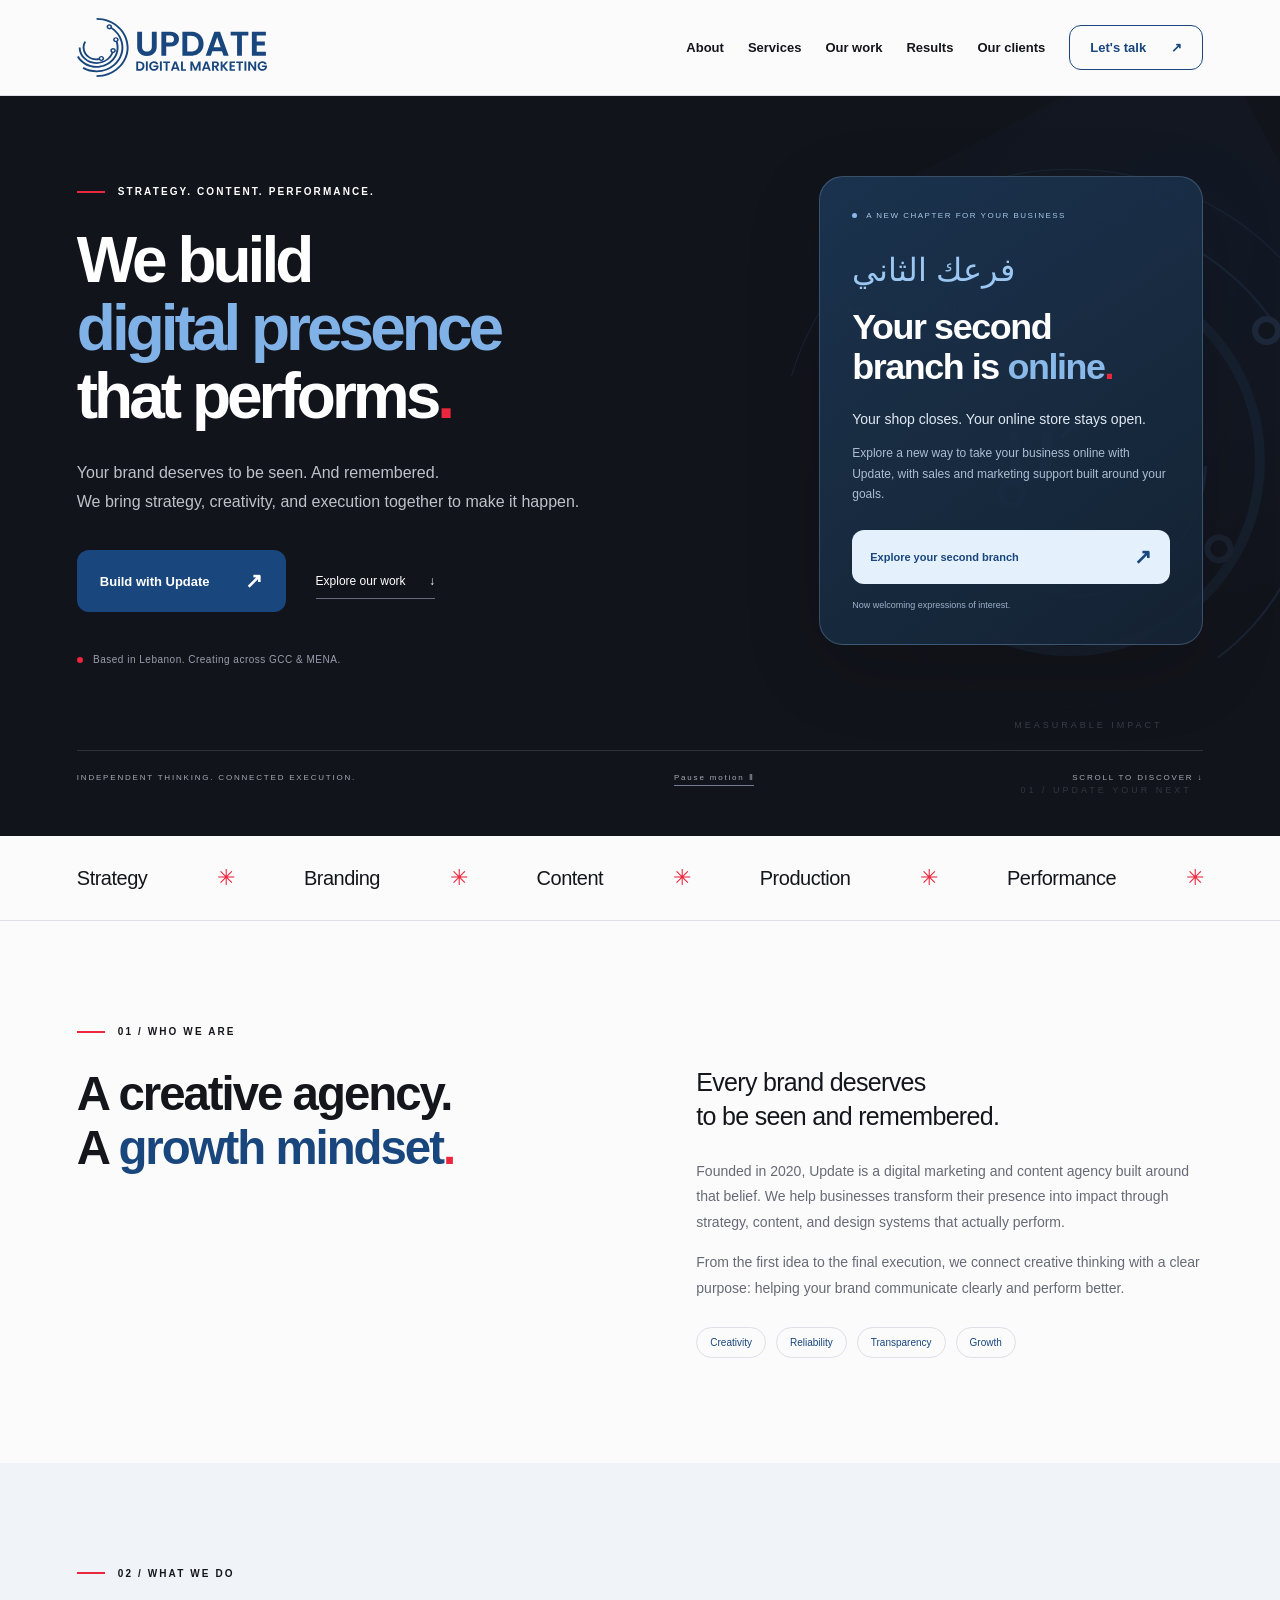
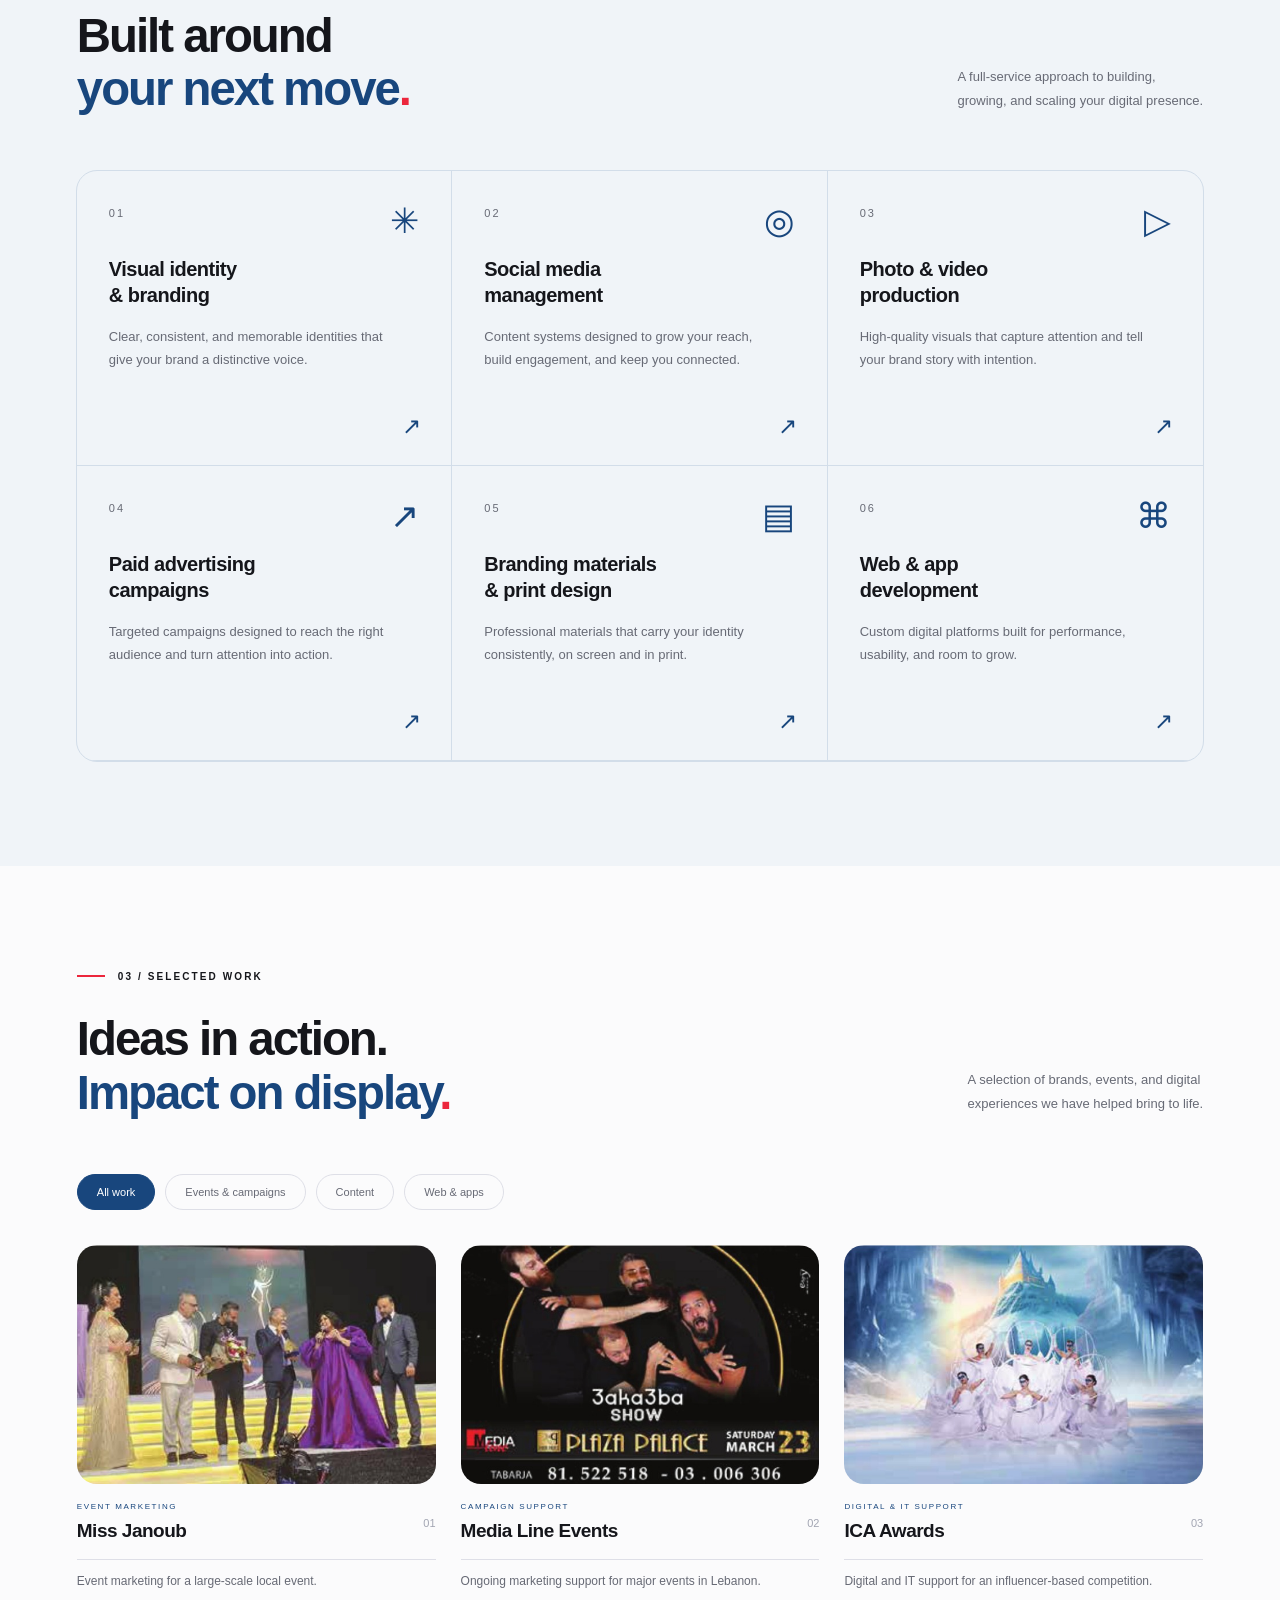
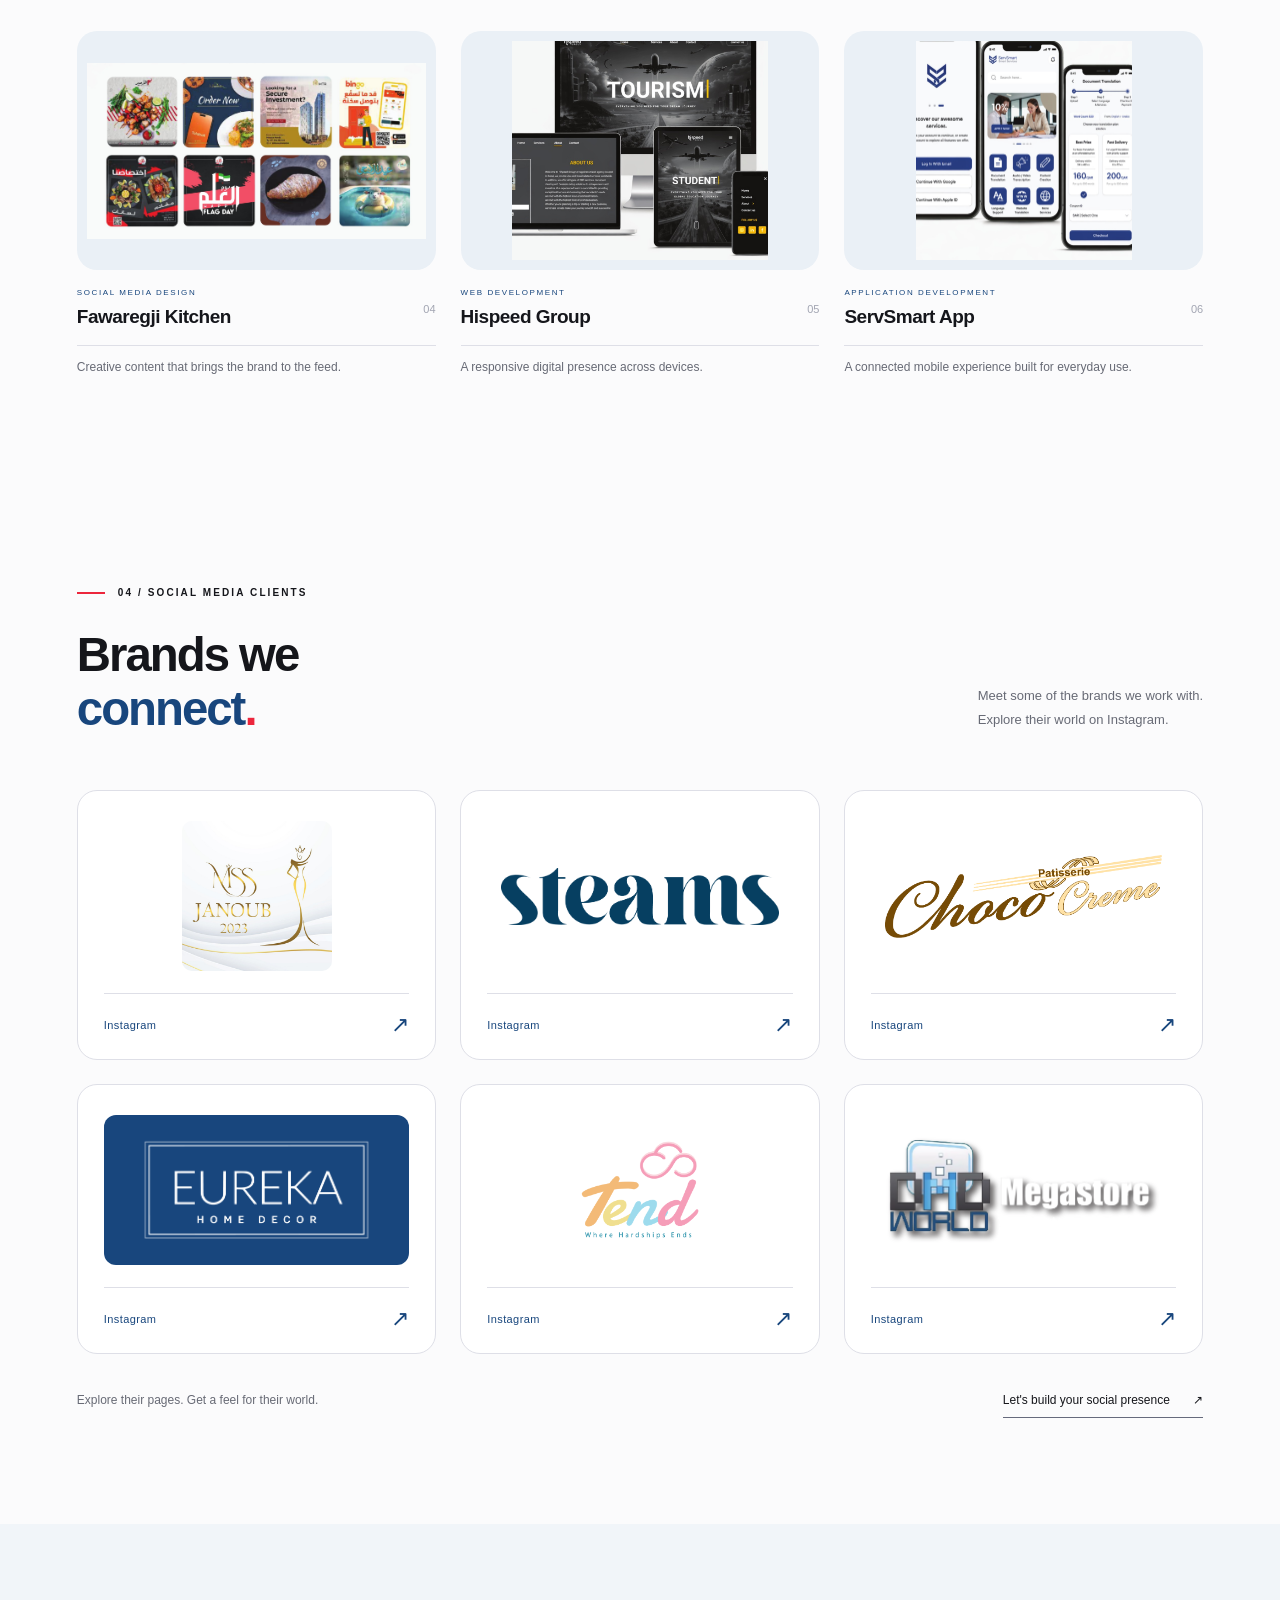
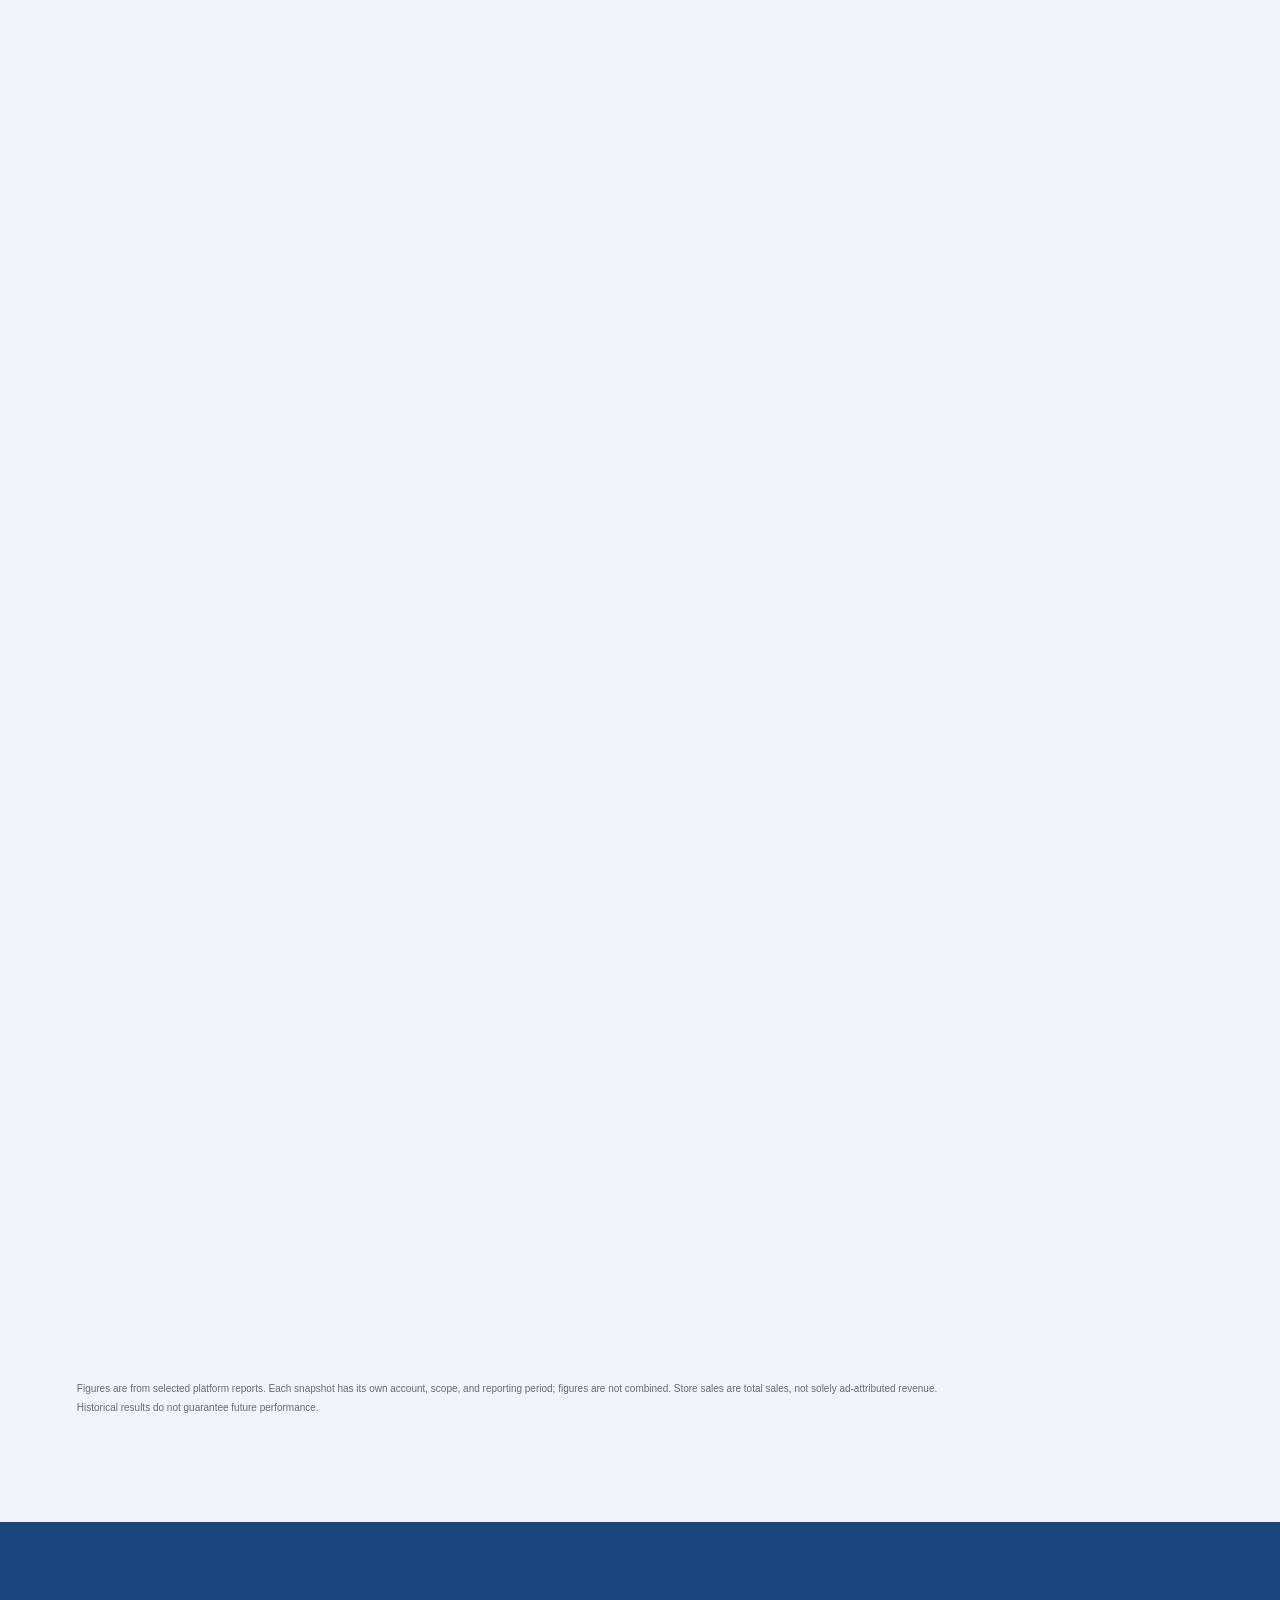
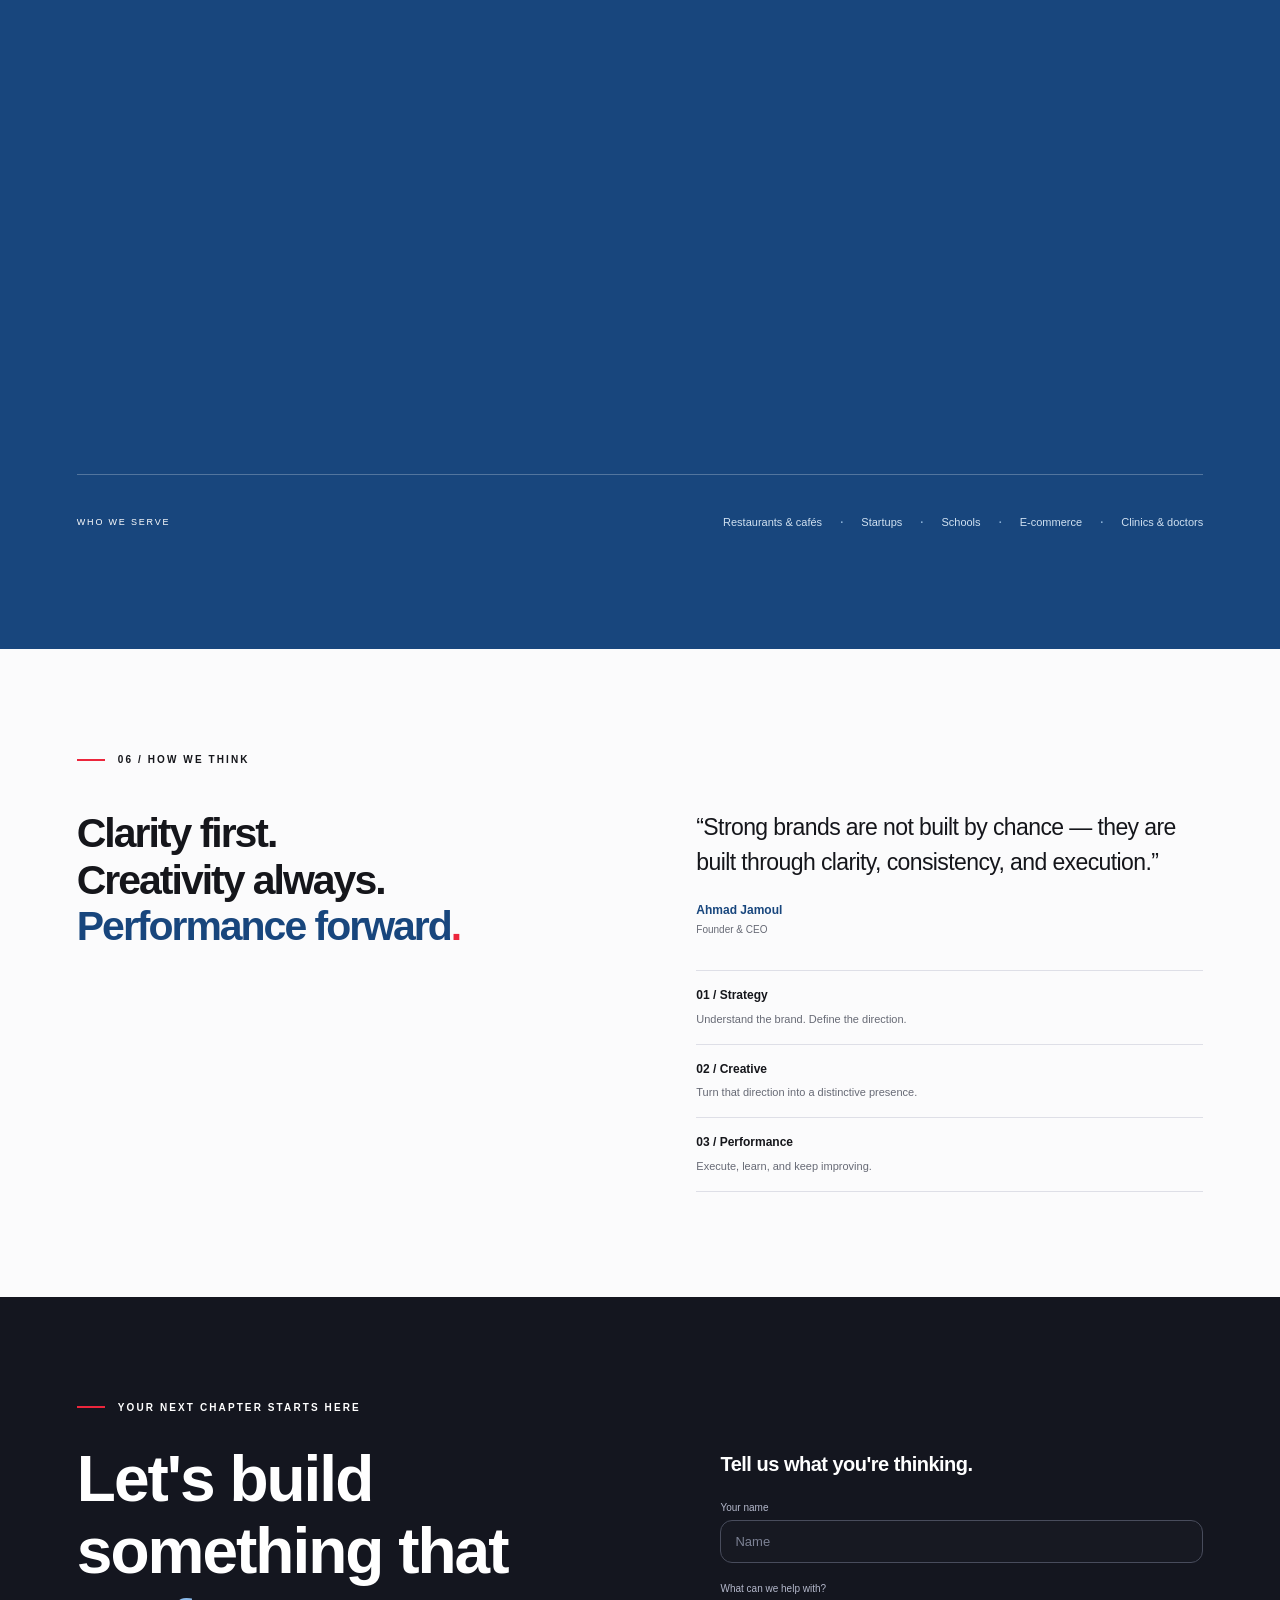
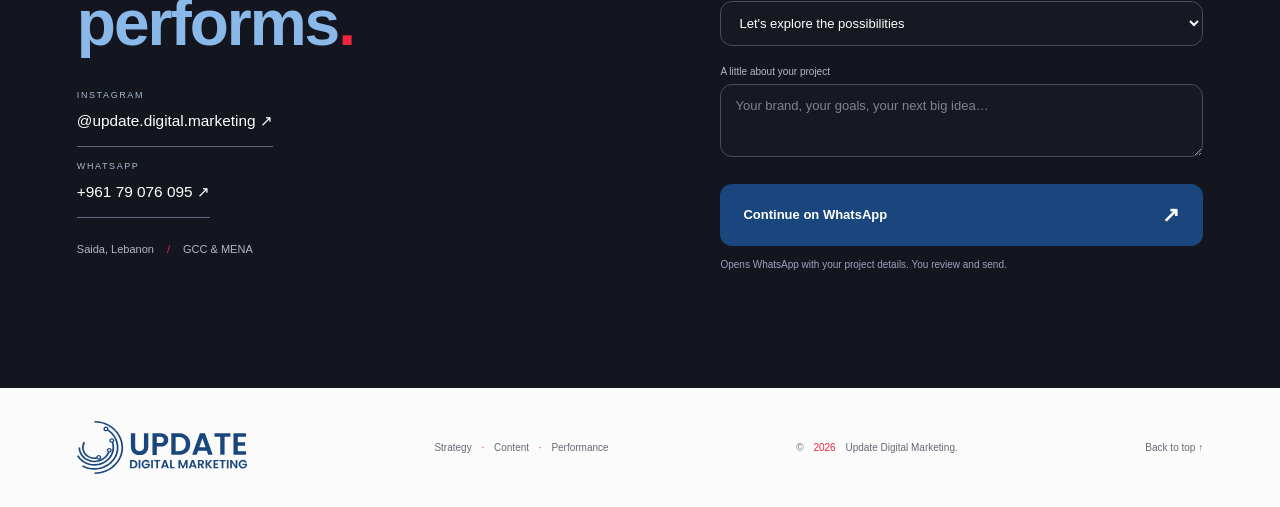
<file: index.html>
<!DOCTYPE html>
<html lang="en">
<head><meta charset="UTF-8"><meta name="viewport" content="width=device-width,initial-scale=1"><meta name="theme-color" content="#18467d"><title>Update Digital Marketing | Built to Perform</title><meta name="description" content="Update is a digital marketing and content agency in Saida, Lebanon. Branding, social media, production, advertising, websites and apps for brands across GCC & MENA."><link rel="icon" href="assets/logo.svg"><link rel="stylesheet" href="styles.css"><script src="script.js" defer></script></head>
<body>
<a class="skip" href="#main">Skip to content</a>
<header><a class="brand" href="#" aria-label="Update Digital Marketing home"><img src="assets/logo.svg" width="554" height="173" alt="Update Digital Marketing"></a><button class="menu-toggle" aria-expanded="false" aria-controls="navigation">Menu <span>☰</span></button><nav id="navigation" aria-label="Main navigation"><a href="#about">About</a><a href="#services">Services</a><a href="#work">Our work</a><a href="#results">Results</a><a href="#social-clients">Our clients</a><a class="nav-cta" href="#contact">Let's talk <span>↗</span></a></nav></header>
<main id="main">
<section class="hero hero-with-offer" aria-labelledby="hero-title"><div class="hero-copy"><p class="eyebrow"><span class="red-line"></span> STRATEGY. CONTENT. PERFORMANCE.</p><h1 id="hero-title">We build<br><em>digital presence</em><br>that performs<span class="dot">.</span></h1><p class="intro">Your brand deserves to be seen. And remembered.<br>We bring strategy, creativity, and execution together to make it happen.</p><div class="hero-actions"><a class="button" href="#contact">Build with Update <span>↗</span></a><a class="text-link" href="#work">Explore our work <span>↓</span></a></div><p class="location"><span></span> Based in Lebanon. Creating across GCC & MENA.</p></div><aside class="branch-offer" aria-labelledby="branch-title"><span class="offer-kicker"><span></span> A NEW CHAPTER FOR YOUR BUSINESS</span><p class="offer-arabic" lang="ar" dir="rtl">فرعك الثاني</p><h2 id="branch-title">Your second<br>branch is <em>online</em><span class="dot">.</span></h2><p>Your shop closes. Your online store stays open.</p><p class="offer-detail">Explore a new way to take your business online with Update, with sales and marketing support built around your goals.</p><a class="button" href="your-second-branch.html">Explore your second branch <span>↗</span></a><span class="offer-footnote">Now welcoming expressions of interest.</span></aside><div class="hero-art" aria-hidden="true"><div class="orbit o1"></div><div class="orbit o2"></div><div class="orbit o3"></div><div class="orbit o4"></div><div class="orbit o5"></div><div class="orbit-core">U<span>↗</span></div><span class="art-label label-top">CREATIVE THINKING</span><span class="art-label label-bottom">MEASURABLE IMPACT</span><div class="art-index">01 / UPDATE YOUR NEXT</div></div><div class="hero-bottom"><span>INDEPENDENT THINKING. CONNECTED EXECUTION.</span><button class="motion-toggle" type="button" aria-pressed="false" hidden>Pause motion Ⅱ</button><a href="#about">SCROLL TO DISCOVER ↓</a></div></section>
<div class="disciplines" aria-label="Our disciplines"><span>Strategy</span><b>✳</b><span>Branding</span><b>✳</b><span>Content</span><b>✳</b><span>Production</span><b>✳</b><span>Performance</span><b>✳</b></div>
<section class="section about" id="about"><div><p class="eyebrow"><span class="red-line"></span> 01 / WHO WE ARE</p><h2>A creative agency.<br>A <em>growth mindset</em><span class="dot">.</span></h2></div><div class="about-copy"><p class="large">Every brand deserves<br>to be seen and remembered.</p><p>Founded in 2020, Update is a digital marketing and content agency built around that belief. We help businesses transform their presence into impact through strategy, content, and design systems that actually perform.</p><p>From the first idea to the final execution, we connect creative thinking with a clear purpose: helping your brand communicate clearly and perform better.</p><div class="values"><span>Creativity</span><span>Reliability</span><span>Transparency</span><span>Growth</span></div></div></section>
<section class="section services" id="services"><div class="section-heading"><div><p class="eyebrow"><span class="red-line"></span> 02 / WHAT WE DO</p><h2>Built around<br><em>your next move</em><span class="dot">.</span></h2></div><p>A full-service approach to building,<br>growing, and scaling your digital presence.</p></div><div class="service-grid">
<article><span class="service-no">01</span><span class="service-icon">✳</span><h3>Visual identity<br>& branding</h3><p>Clear, consistent, and memorable identities that give your brand a distinctive voice.</p><a href="#contact" aria-label="Discuss visual identity and branding">↗</a></article>
<article><span class="service-no">02</span><span class="service-icon">◎</span><h3>Social media<br>management</h3><p>Content systems designed to grow your reach, build engagement, and keep you connected.</p><a href="#contact" aria-label="Discuss social media management">↗</a></article>
<article><span class="service-no">03</span><span class="service-icon">▷</span><h3>Photo & video<br>production</h3><p>High-quality visuals that capture attention and tell your brand story with intention.</p><a href="#contact" aria-label="Discuss photo and video production">↗</a></article>
<article><span class="service-no">04</span><span class="service-icon">↗</span><h3>Paid advertising<br>campaigns</h3><p>Targeted campaigns designed to reach the right audience and turn attention into action.</p><a href="#contact" aria-label="Discuss paid advertising campaigns">↗</a></article>
<article><span class="service-no">05</span><span class="service-icon">▤</span><h3>Branding materials<br>& print design</h3><p>Professional materials that carry your identity consistently, on screen and in print.</p><a href="#contact" aria-label="Discuss branding materials and print design">↗</a></article>
<article><span class="service-no">06</span><span class="service-icon">⌘</span><h3>Web & app<br>development</h3><p>Custom digital platforms built for performance, usability, and room to grow.</p><a href="#contact" aria-label="Discuss web and app development">↗</a></article>
</div></section>
<section class="work section" id="work"><div class="section-heading"><div><p class="eyebrow"><span class="red-line"></span> 03 / SELECTED WORK</p><h2>Ideas in action.<br><em>Impact on display</em><span class="dot">.</span></h2></div><p>A selection of brands, events, and digital<br>experiences we have helped bring to life.</p></div><div class="filters" role="group" aria-label="Filter projects"><button class="active" data-filter="all" aria-pressed="true">All work</button><button data-filter="events" aria-pressed="false">Events & campaigns</button><button data-filter="content" aria-pressed="false">Content</button><button data-filter="digital" aria-pressed="false">Web & apps</button></div><p id="filter-status" class="sr-only" aria-live="polite"></p><div class="project-grid">
<article class="project" data-category="events"><div class="project-image"><img src="assets/miss-janoub.jpg" alt="Miss Janoub awards ceremony on stage" loading="lazy"></div><div class="project-meta"><div><p>EVENT MARKETING</p><h3>Miss Janoub</h3></div><span>01</span></div><p>Event marketing for a large-scale local event.</p></article>
<article class="project" data-category="events"><div class="project-image"><img src="assets/media-line.jpg" alt="Media Line Events show campaign artwork" loading="lazy"></div><div class="project-meta"><div><p>CAMPAIGN SUPPORT</p><h3>Media Line Events</h3></div><span>02</span></div><p>Ongoing marketing support for major events in Lebanon.</p></article>
<article class="project" data-category="events"><div class="project-image"><img src="assets/ica-awards.jpg" alt="ICA Awards theatrical production artwork" loading="lazy"></div><div class="project-meta"><div><p>DIGITAL & IT SUPPORT</p><h3>ICA Awards</h3></div><span>03</span></div><p>Digital and IT support for an influencer-based competition.</p></article>
<article class="project" data-category="content"><div class="project-image contain"><img src="assets/social-media.jpg" alt="Fawaregji Kitchen food and social media campaign designs" loading="lazy"></div><div class="project-meta"><div><p>SOCIAL MEDIA DESIGN</p><h3>Fawaregji Kitchen</h3></div><span>04</span></div><p>Creative content that brings the brand to the feed.</p></article>
<article class="project" data-category="digital"><div class="project-image contain"><img src="assets/web-development.jpg" alt="Hispeed Group responsive website shown across desktop and mobile screens" loading="lazy"></div><div class="project-meta"><div><p>WEB DEVELOPMENT</p><h3>Hispeed Group</h3></div><span>05</span></div><p>A responsive digital presence across devices.</p></article>
<article class="project" data-category="digital"><div class="project-image contain"><img src="assets/app-development.jpg" alt="ServSmart application interface on mobile phones" loading="lazy"></div><div class="project-meta"><div><p>APPLICATION DEVELOPMENT</p><h3>ServSmart App</h3></div><span>06</span></div><p>A connected mobile experience built for everyday use.</p></article>
</div></section>
<section class="section social-clients" id="social-clients" aria-labelledby="social-title"><div class="section-heading"><div><p class="eyebrow"><span class="red-line"></span> 04 / SOCIAL MEDIA CLIENTS</p><h2 id="social-title">Brands we<br><em>connect</em><span class="dot">.</span></h2></div><p>Meet some of the brands we work with.<br>Explore their world on Instagram.</p></div><div class="social-client-grid"><a class="social-client logo-card" href="https://www.instagram.com/missjanoub/" target="_blank" rel="noopener noreferrer" aria-label="Visit Miss Janoub on Instagram (opens in a new tab)"><span class="client-logo"><img src="assets/clients/miss-janoub.png" alt="Miss Janoub logo" loading="lazy"></span><span class="client-instagram">Instagram <span aria-hidden="true">↗</span></span></a><a class="social-client logo-card" href="https://www.instagram.com/steams_coffee_shop/" target="_blank" rel="noopener noreferrer" aria-label="Visit Steams Coffee Shop on Instagram (opens in a new tab)"><span class="client-logo"><img src="assets/clients/steams.png" alt="Steams Coffee Shop logo" loading="lazy"></span><span class="client-instagram">Instagram <span aria-hidden="true">↗</span></span></a><a class="social-client logo-card" href="https://www.instagram.com/chococremelebanon/" target="_blank" rel="noopener noreferrer" aria-label="Visit Choco Crème Lebanon on Instagram (opens in a new tab)"><span class="client-logo"><img src="assets/clients/choco-creme.png" alt="Choco Crème Lebanon logo" loading="lazy"></span><span class="client-instagram">Instagram <span aria-hidden="true">↗</span></span></a><a class="social-client logo-card" href="https://www.instagram.com/eureka.homedecor/" target="_blank" rel="noopener noreferrer" aria-label="Visit Eureka Home Decor on Instagram (opens in a new tab)"><span class="client-logo client-logo-dark"><img src="assets/clients/eureka.png" alt="Eureka Home Decor logo" loading="lazy"></span><span class="client-instagram">Instagram <span aria-hidden="true">↗</span></span></a><a class="social-client logo-card" href="https://www.instagram.com/tendcenter22/" target="_blank" rel="noopener noreferrer" aria-label="Visit Tend Center on Instagram (opens in a new tab)"><span class="client-logo"><img src="assets/clients/tend.png" alt="Tend Center logo" loading="lazy"></span><span class="client-instagram">Instagram <span aria-hidden="true">↗</span></span></a><a class="social-client logo-card" href="https://www.instagram.com/dmd_megastore/" target="_blank" rel="noopener noreferrer" aria-label="Visit DMD Megastore on Instagram (opens in a new tab)"><span class="client-logo"><img src="assets/clients/dmd.png" alt="DMD Megastore logo" loading="lazy"></span><span class="client-instagram">Instagram <span aria-hidden="true">↗</span></span></a></div><div class="social-client-footer"><p>Explore their pages. Get a feel for their world.</p><a class="text-link" href="#contact">Let's build your social presence <span>↗</span></a></div></section><section class="section results" id="results" aria-labelledby="results-title">
<div class="section-heading"><div><p class="eyebrow"><span class="red-line"></span> 05 / RESULTS & INSIGHTS</p><h2 id="results-title">Less guesswork.<br><em>More proof</em><span class="dot">.</span></h2></div><p>A closer look at the numbers behind the work.<br>Selected snapshots from social, paid media, and e-commerce.</p></div>
<div class="result-feature">
<div class="result-feature-copy"><p class="result-channel">CONTENT PERFORMANCE / JUN 1 – OCT 27, 2026</p><div class="result-value" aria-label="10.3 million views"><span data-count="10.3" data-decimals="1" aria-hidden="true">10.3</span><span aria-hidden="true">M</span><span class="dot" aria-hidden="true">.</span></div><h3>Views that put brands in the conversation.</h3><p>The platform overview reports 10.3M views across Facebook and Instagram, alongside 181.2K reach and 42.5K content interactions.</p><div class="result-support"><div><strong>181.2K</strong><span>REACH</span></div><div><strong>42.5K</strong><span>CONTENT INTERACTIONS</span></div></div><a class="result-contact" href="#contact">Let's talk about your next campaign ↗</a></div>
<button class="evidence feature-evidence" type="button" data-evidence="assets/results/content-performance-private.png" data-caption="Content performance · Jun 1–Oct 27, 2026 · 10.3M combined Facebook and Instagram views, 181.2K reach, 42.5K interactions."><img src="assets/results/content-performance-private.png" alt="Content overview showing 10.3M views, 181.2K reach and 42.5K content interactions" loading="lazy"><span>VIEW REPORT <b>↗</b></span></button>
</div>
<div class="result-grid">
<article class="result-card"><p class="result-channel">PAID MEDIA / META ADS</p><div class="result-value" aria-label="12.16 times return on ad spend"><span data-count="12.16" data-decimals="2" aria-hidden="true">12.16</span><span aria-hidden="true">×</span></div><h3>Return on ad spend.</h3><p>$17,011.37 in reported purchase value from $1,398.82 in ad spend for one ad set.</p><p class="result-period">Single ad-set snapshot · period not shown</p><button type="button" class="evidence" data-evidence="assets/results/paid-advertising-private.png" data-caption="Meta Ads · One ad set · $1,398.82 spent, $17,011.37 purchase value, 12.16× reported ROAS. Reporting dates are not visible."><img src="assets/results/paid-advertising-private.png" alt="Meta Ads report showing 12.16 purchase ROAS for one ad set" loading="lazy"><span>VIEW REPORT <b>↗</b></span></button></article>
<article class="result-card"><p class="result-channel">E-COMMERCE / SHOPIFY</p><div class="result-value" aria-label="252,619 dollars in total store sales"><span aria-hidden="true">$</span><span data-count="252.6" data-decimals="1" aria-hidden="true">252.6</span><span aria-hidden="true">K</span></div><h3>Store sales over time.</h3><p>$252,619.13 in total sales shown in the store's Shopify analytics.</p><p class="result-period">May 1, 2024 – Oct 27, 2026</p><button type="button" class="evidence" data-evidence="assets/results/store-growth.jpg" data-caption="Shopify store analytics · May 1, 2024–Oct 27, 2026 · $252,619.13 total sales. Store total, not revenue attributed solely to advertising."><img src="assets/results/store-growth.jpg" alt="Shopify report showing 252,619.13 dollars in total sales" loading="lazy"><span>VIEW REPORT <b>↗</b></span></button></article>
<article class="result-card"><p class="result-channel">SOCIAL / 30-DAY SNAPSHOT</p><div class="result-value" aria-label="3.23 million views"><span data-count="3.23" data-decimals="2" aria-hidden="true">3.23</span><span aria-hidden="true">M</span></div><h3>Attention. Then connection.</h3><p>3,227,165 views and 1,514 net new followers in the 30-day social overview.</p><p class="result-period">Sep 27 – Oct 26 · year not shown</p><button type="button" class="evidence portrait-evidence" data-evidence="assets/results/social-growth.jpg" data-caption="Social overview · 30 days, Sep 27–Oct 26 (year not visible) · 3,227,165 views and 1,514 net followers. These are separate metrics; views are not unique people."><img src="assets/results/social-growth.jpg" alt="30-day social insights reporting 3,227,165 views and 1,514 net followers" loading="lazy"><span>VIEW REPORT <b>↗</b></span></button></article>
</div>
<p class="results-note">Figures are from selected platform reports. Each snapshot has its own account, scope, and reporting period; figures are not combined. Store sales are total sales, not solely ad-attributed revenue. Historical results do not guarantee future performance.</p>
</section>
<section class="impact section"><div class="impact-heading"><p class="eyebrow"><span class="red-line"></span> THE WORK BEHIND THE WORDS</p><h2>Creative thinking.<br>Real-world impact<span class="dot">.</span></h2></div><div class="impact-grid"><article><strong>120K<span>+</span></strong><h3>Reach in the first week</h3><p>A launch campaign for a new Lebanese restaurant.</p></article><article><strong>Multi-brand</strong><h3>Growth across markets</h3><p>Social media management for brands in Lebanon and the GCC.</p></article><article><strong>Dozens</strong><h3>Of campaigns delivered</h3><p>For schools, startups, clinics, and corporate brands.</p></article></div><div class="industries"><span>WHO WE SERVE</span><p>Restaurants & cafés <b>·</b> Startups <b>·</b> Schools <b>·</b> E-commerce <b>·</b> Clinics & doctors</p></div></section>
<section class="section approach"><p class="eyebrow"><span class="red-line"></span> 06 / HOW WE THINK</p><div class="approach-grid"><h2>Clarity first.<br>Creativity always.<br><em>Performance forward</em><span class="dot">.</span></h2><div><blockquote>“Strong brands are not built by chance — they are built through clarity, consistency, and execution.”</blockquote><p class="attribution">Ahmad Jamoul <span>Founder & CEO</span></p><div class="steps"><p><b>01 / Strategy</b> Understand the brand. Define the direction.</p><p><b>02 / Creative</b> Turn that direction into a distinctive presence.</p><p><b>03 / Performance</b> Execute, learn, and keep improving.</p></div></div></div></section>
<section class="contact section" id="contact"><p class="eyebrow"><span class="red-line"></span> YOUR NEXT CHAPTER STARTS HERE</p><div class="contact-grid"><div><h2>Let's build<br>something that<br><em>performs</em><span class="dot">.</span></h2><div class="contact-methods"><a href="https://www.instagram.com/update.digital.marketing/" target="_blank" rel="noopener noreferrer"><span>INSTAGRAM</span><strong>@update.digital.marketing ↗</strong></a><a href="https://wa.me/96179076095" target="_blank" rel="noopener noreferrer"><span>WHATSAPP</span><strong dir="ltr">+961 79 076 095 ↗</strong></a></div><p>Saida, Lebanon <span class="dot">/</span> GCC & MENA</p></div><form id="project-form"><h3>Tell us what you're thinking.</h3><label for="name">Your name</label><input id="name" name="name" autocomplete="name" placeholder="Name" required maxlength="120"><label for="service">What can we help with?</label><select id="service" name="service"><option>Let's explore the possibilities</option><option>Visual identity & branding</option><option>Social media management</option><option>Photo & video production</option><option>Paid advertising campaigns</option><option>Branding materials & print design</option><option>Web & app development</option></select><label for="message">A little about your project</label><textarea id="message" name="message" rows="3" placeholder="Your brand, your goals, your next big idea…" required maxlength="5000"></textarea><button class="button" type="submit">Continue on WhatsApp <span>↗</span></button><p class="form-note">Opens WhatsApp with your project details. You review and send.</p><p id="form-status" role="status"></p></form></div></section>
</main><dialog id="evidence-dialog" aria-labelledby="evidence-title"><div class="dialog-bar"><h2 id="evidence-title">Behind the numbers</h2><button type="button" id="close-evidence" aria-label="Close report">Close ×</button></div><div class="dialog-image"><img id="evidence-image" alt=""></div><p id="evidence-caption"></p></dialog><footer><a class="footer-brand" href="#" aria-label="Update Digital Marketing home"><img src="assets/logo.svg" width="554" height="173" alt="Update Digital Marketing"></a><p>Strategy <span>·</span> Content <span>·</span> Performance</p><p>© <span id="year">2026</span> Update Digital Marketing.</p><a href="#main">Back to top ↑</a></footer>
</body></html>
</file>
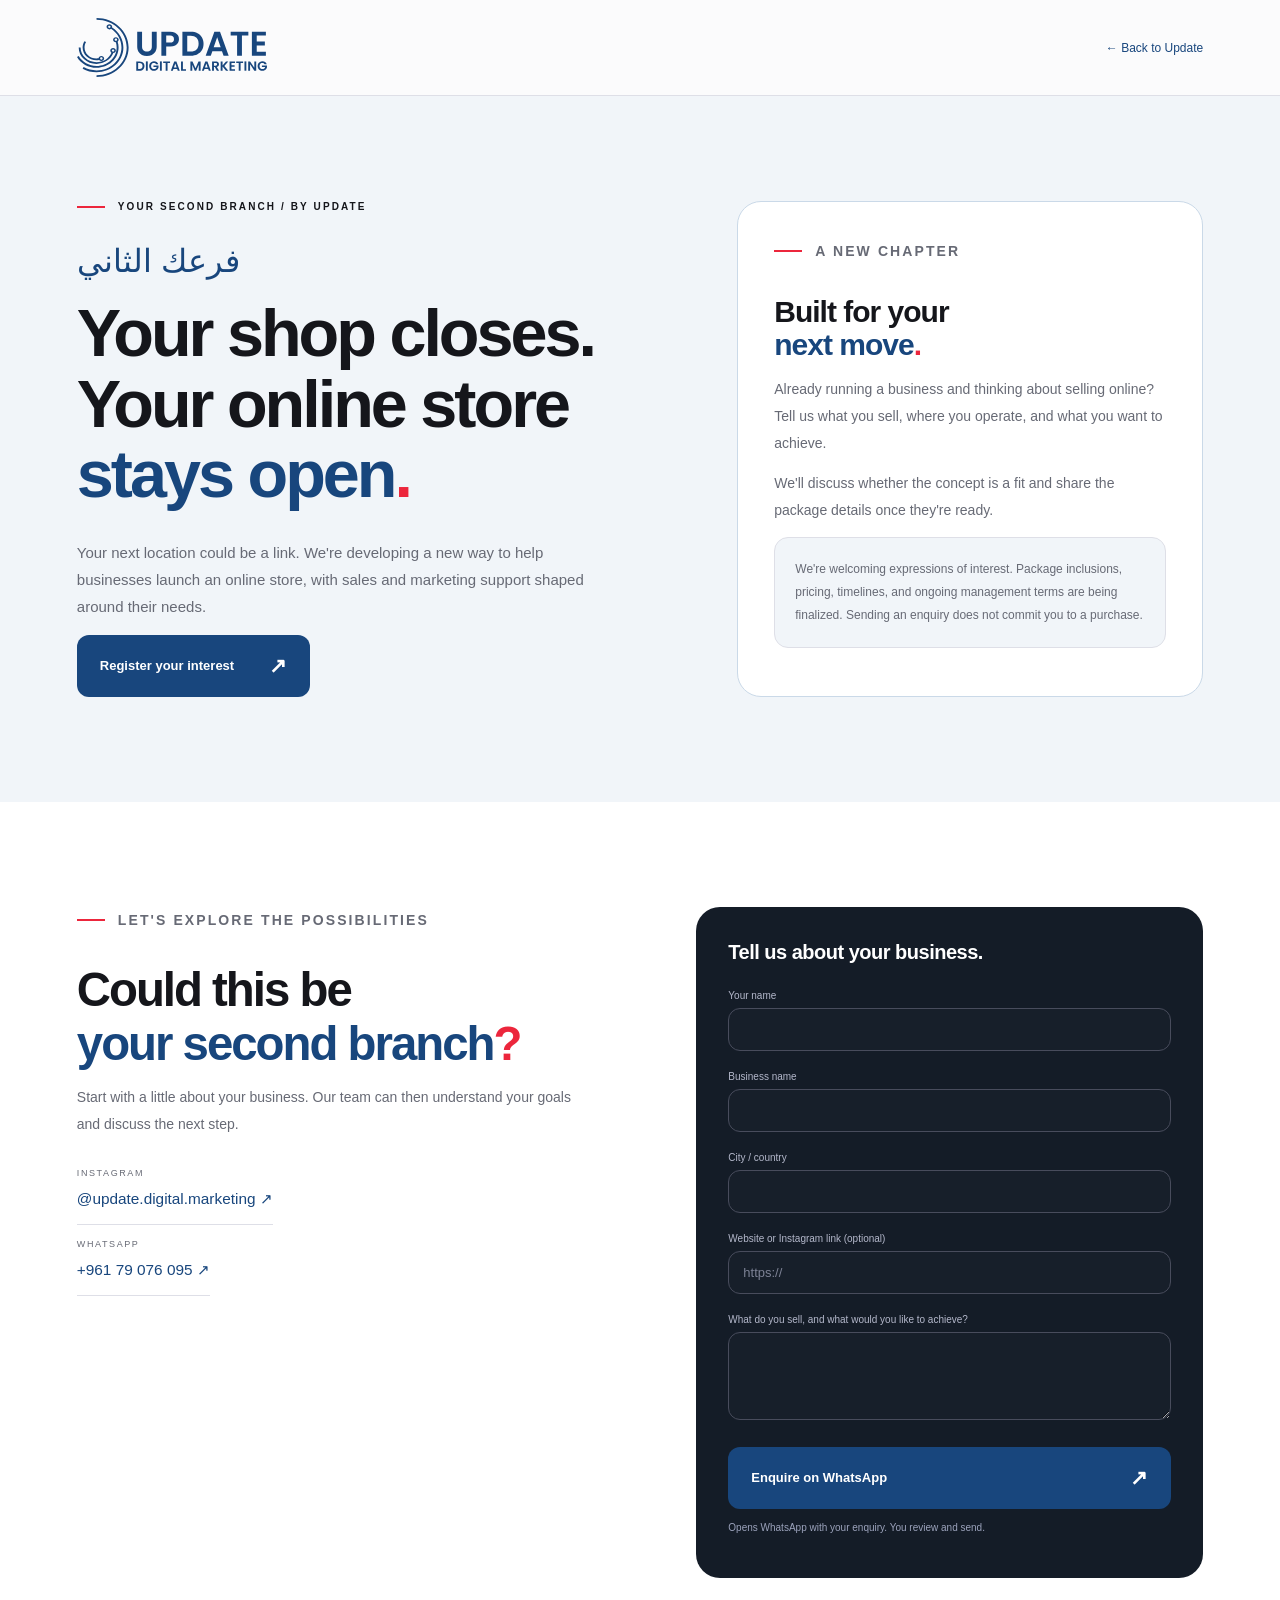
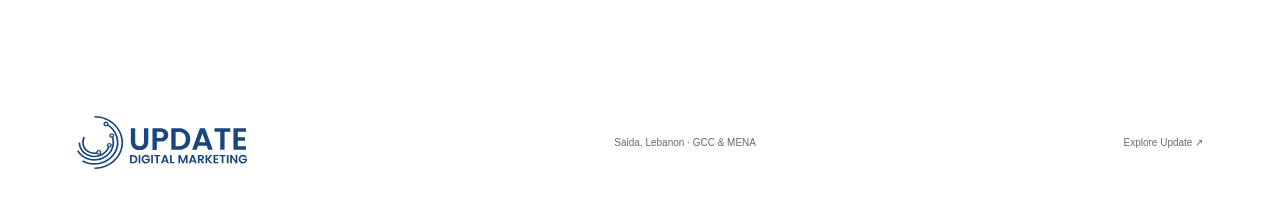
<file: your-second-branch.html>
<!DOCTYPE html><html lang="en"><head><meta charset="UTF-8"><meta name="viewport" content="width=device-width,initial-scale=1"><meta name="theme-color" content="#18467d"><title>Your Second Branch | Update Digital Marketing</title><meta name="description" content="Explore Your Second Branch by Update: a new concept for taking your business online. Register your interest in launching an online store with sales and marketing support."><link rel="icon" href="assets/logo.svg"><link rel="stylesheet" href="styles.css"><script src="branch.js" defer></script></head><body class="branch-page"><a class="skip" href="#main">Skip to content</a><header class="branch-page-header"><a class="brand" href="index.html" aria-label="Update Digital Marketing home"><img src="assets/logo.svg" width="554" height="173" alt="Update Digital Marketing"></a><a href="index.html">← Back to Update</a></header><main id="main"><section class="section branch-intro"><div><p class="eyebrow"><span class="red-line"></span> YOUR SECOND BRANCH / BY UPDATE</p><p class="offer-arabic" lang="ar" dir="rtl">فرعك الثاني</p><h1>Your shop closes.<br>Your online store<br><em>stays open</em><span class="dot">.</span></h1><p class="intro">Your next location could be a link. We're developing a new way to help businesses launch an online store, with sales and marketing support shaped around their needs.</p><a class="button" href="#interest">Register your interest <span>↗</span></a></div><aside class="branch-intro-card"><p class="eyebrow"><span class="red-line"></span> A NEW CHAPTER</p><h2>Built for your<br><em>next move</em><span class="dot">.</span></h2><p>Already running a business and thinking about selling online? Tell us what you sell, where you operate, and what you want to achieve.</p><p>We'll discuss whether the concept is a fit and share the package details once they're ready.</p><p class="branch-note">We're welcoming expressions of interest. Package inclusions, pricing, timelines, and ongoing management terms are being finalized. Sending an enquiry does not commit you to a purchase.</p></aside></section><section class="section branch-interest" id="interest"><div class="branch-interest-grid"><div><p class="eyebrow"><span class="red-line"></span> LET'S EXPLORE THE POSSIBILITIES</p><h2>Could this be<br><em>your second branch</em><span class="dot">?</span></h2><p>Start with a little about your business. Our team can then understand your goals and discuss the next step.</p><div class="contact-methods"><a href="https://www.instagram.com/update.digital.marketing/" target="_blank" rel="noopener noreferrer"><span>INSTAGRAM</span><strong>@update.digital.marketing ↗</strong></a><a href="https://wa.me/96179076095" target="_blank" rel="noopener noreferrer"><span>WHATSAPP</span><strong dir="ltr">+961 79 076 095 ↗</strong></a></div></div><form id="branch-form"><h3>Tell us about your business.</h3><label for="branch-name">Your name</label><input id="branch-name" name="name" autocomplete="name" required maxlength="120"><label for="business">Business name</label><input id="business" name="business" autocomplete="organization" required maxlength="150"><label for="business-location">City / country</label><input id="business-location" name="location" required maxlength="150"><label for="business-link">Website or Instagram link (optional)</label><input id="business-link" name="link" type="url" placeholder="https://" maxlength="500"><label for="business-goals">What do you sell, and what would you like to achieve?</label><textarea id="business-goals" name="goals" rows="4" required maxlength="4000"></textarea><button class="button" type="submit">Enquire on WhatsApp <span>↗</span></button><p class="form-note">Opens WhatsApp with your enquiry. You review and send.</p><p id="branch-status" role="status" class="form-note"></p></form></div></section></main><footer><a class="footer-brand" href="index.html"><img src="assets/logo.svg" width="554" height="173" alt="Update Digital Marketing"></a><p>Saida, Lebanon · GCC & MENA</p><a href="index.html">Explore Update ↗</a></footer></body></html>
</file>
<file: styles.css>
:root{--blue:#18467d;--ink:#15161b;--muted:#676a75;--red:#ec263c;--paper:#fbfbfc;--line:#dedfe7}*{box-sizing:border-box}html{scroll-behavior:smooth;scroll-padding-top:95px}body{margin:0;background:var(--paper);color:var(--ink);font-family:Arial,Helvetica,sans-serif;-webkit-font-smoothing:antialiased}a{color:inherit;text-decoration:none}button,input,select,textarea{font:inherit}button,a,input,select,textarea{-webkit-tap-highlight-color:transparent}a:focus-visible,button:focus-visible,input:focus-visible,select:focus-visible,textarea:focus-visible{outline:3px solid var(--red);outline-offset:5px}.skip{position:fixed;top:-80px;left:20px;background:white;padding:15px;z-index:100}.skip:focus{top:10px}header{height:96px;display:flex;align-items:center;justify-content:space-between;padding:0 6%;background:rgba(251,251,252,.97);border-bottom:1px solid var(--line);position:sticky;top:0;z-index:20}.brand img{width:190px;height:auto;display:block}nav{display:flex;align-items:center;gap:35px;font-size:13px;font-weight:600}nav>a:hover{color:var(--blue)}.nav-cta{border:1px solid var(--blue);padding:14px 20px;color:var(--blue);min-width:130px;display:flex;justify-content:space-between;gap:25px}.menu-toggle{display:none}.hero{position:relative;overflow:hidden;background:#12141b;color:white;padding:90px 6% 0;min-height:740px}.hero-copy{position:relative;z-index:2;width:66%;padding-bottom:75px}.eyebrow{font-size:10px;font-weight:600;letter-spacing:2.1px;display:flex;align-items:center;gap:13px;margin:0 0 30px}.red-line{width:28px;height:2px;background:var(--red);display:inline-block;flex-shrink:0}h1{font-size:clamp(48px,5.5vw,84px);line-height:1.06;letter-spacing:-4px;margin:0 0 29px;font-weight:700}em{font-style:normal;color:var(--blue)}.hero em{color:#80b2e8}.dot{color:var(--red)}.intro{font-size:16px;line-height:1.8;color:#bfc1cc;max-width:520px}.hero-actions{display:flex;align-items:center;gap:30px;margin-top:33px}.button{background:var(--blue);color:white;padding:19px 23px;display:inline-flex;justify-content:space-between;align-items:center;gap:35px;font-size:13px;font-weight:600;border:0;cursor:pointer;transition:background .2s,transform .2s}.button:hover{background:#205b9c;transform:translateY(-2px)}.button span{font-size:21px}.text-link{font-size:12px;border-bottom:1px solid #666a7c;padding:10px 0}.text-link span{margin-left:20px}.location{font-size:10px;letter-spacing:.5px;color:#999ead;margin-top:42px}.location>span{display:inline-block;width:6px;height:6px;border-radius:50%;background:var(--red);margin-right:7px}.hero-art{position:absolute;right:-9%;top:40px;width:650px;height:650px;background:radial-gradient(ellipse at 80% 30%,#18467d77,transparent 65%);transform:rotate(-28deg)}.orbit{border:1px solid #3b73ad;border-left-color:transparent;border-bottom-color:#18467d33;border-radius:50%;position:absolute;inset:5%;opacity:.7}.orbit:after{content:'';position:absolute;top:15%;right:11%;width:17px;height:17px;border:6px solid #5991cd;border-radius:50%;background:#171b2b}.o2{inset:12%;border-width:2px;transform:rotate(36deg)}.o3{inset:20%;border-width:10px;transform:rotate(100deg);opacity:.45}.o4{inset:29%;border-width:3px;transform:rotate(165deg)}.o5{inset:37%;border-width:1px;transform:rotate(220deg)}.orbit-core{position:absolute;inset:43% 40%;font-size:70px;font-weight:bold;color:#8ab9e9;transform:rotate(28deg)}.orbit-core span{font-size:30px;position:absolute;top:-5px}.art-label{position:absolute;font-size:9px;letter-spacing:3px;transform:rotate(28deg);color:#a9c4df}.label-top{top:17%;left:28%}.label-bottom{bottom:12%;left:22%}.art-index{position:absolute;bottom:2%;left:18%;font-size:9px;letter-spacing:3px;transform:rotate(28deg);color:#8ba6c2}.hero-bottom{border-top:1px solid #ffffff20;display:flex;justify-content:space-between;padding:22px 0;font-size:8px;letter-spacing:1.8px;color:#a6a9b5;position:relative;z-index:3}.disciplines{padding:29px 6%;display:flex;align-items:center;justify-content:space-between;border-bottom:1px solid var(--line);font-size:20px;letter-spacing:-.5px}.disciplines b{color:var(--red);font-size:22px;font-weight:400}.section{padding:105px 6%;scroll-margin-top:0}h2{font-size:clamp(34px,3.7vw,55px);line-height:1.13;letter-spacing:-2px;margin:0;font-weight:600}.about{display:grid;grid-template-columns:1fr 1fr;gap:10%}.about-copy{padding-top:40px}.about-copy .large{font-size:25px;line-height:1.35;color:var(--ink);letter-spacing:-.7px;margin-top:0}.about-copy p{font-size:14px;line-height:1.85;color:var(--muted);max-width:520px}.values{display:flex;flex-wrap:wrap;gap:10px;margin-top:25px}.values span{font-size:10px;border:1px solid var(--line);padding:9px 13px;color:var(--blue)}.services{background:#f0f4f8}.section-heading{display:flex;justify-content:space-between;align-items:flex-end;gap:40px;margin-bottom:55px}.section-heading>p{font-size:13px;line-height:1.8;color:var(--muted);margin:0 0 4px}.service-grid{display:grid;grid-template-columns:repeat(3,1fr);border-top:1px solid #d2dde9;border-left:1px solid #d2dde9}.service-grid article{padding:32px;position:relative;border-right:1px solid #d2dde9;border-bottom:1px solid #d2dde9;min-height:295px;transition:background .2s}.service-grid article:hover{background:#fff}.service-no{font-size:11px;letter-spacing:2px;color:var(--muted)}.service-icon{float:right;color:var(--blue);font-size:35px;line-height:1}h3{font-size:20px;line-height:1.3;letter-spacing:-.5px}.service-grid h3{margin:35px 0 17px}.service-grid p{font-size:13px;line-height:1.8;color:var(--muted);padding-right:15px}.service-grid a{position:absolute;right:25px;bottom:20px;font-size:23px;color:var(--blue);padding:5px}.filters{display:flex;gap:10px;margin-bottom:35px;flex-wrap:wrap}.filters button{border:1px solid var(--line);padding:11px 19px;background:transparent;cursor:pointer;font-size:11px;color:var(--muted);border-radius:30px}.filters button.active,.filters button:hover{background:var(--blue);color:#fff;border-color:var(--blue)}.project-grid{display:grid;grid-template-columns:repeat(3,1fr);gap:40px 25px}.project[hidden]{display:none}.project-image{aspect-ratio:1.5;background:#eaf0f6;overflow:hidden}.project-image img{width:100%;height:100%;object-fit:cover;display:block;transition:transform .5s}.project:hover img{transform:scale(1.04)}.project-image.contain img{object-fit:contain;padding:10px}.project-meta{display:flex;justify-content:space-between;align-items:center;border-bottom:1px solid var(--line);padding:18px 0 15px}.project-meta p{font-size:8px;letter-spacing:1.6px;color:var(--blue);margin:0 0 8px}.project-meta h3{margin:0;font-size:19px}.project-meta>span{font-size:11px;color:#a2a5b2}.project>p{font-size:12px;line-height:1.6;color:var(--muted);margin-bottom:0}.impact{background:var(--blue);color:white}.impact h2{max-width:620px}.impact-grid{display:grid;grid-template-columns:repeat(3,1fr);gap:40px;margin:60px 0}.impact-grid article{border-top:1px solid #ffffff40;padding-top:25px}.impact-grid strong{font-size:clamp(29px,3.5vw,55px);font-weight:500;letter-spacing:-2px}.impact-grid strong span{color:#8fbce9}.impact-grid h3{font-size:15px;margin:14px 0}.impact-grid p{font-size:12px;line-height:1.8;color:#d0e1f1;max-width:260px}.industries{border-top:1px solid #ffffff40;padding-top:25px;display:flex;justify-content:space-between;align-items:center;gap:25px}.industries>span{font-size:9px;letter-spacing:1.8px}.industries p{font-size:11px;color:#d0e1f1;line-height:2}.industries b{margin:0 15px;color:#87add4}.approach-grid{display:grid;grid-template-columns:1fr 1fr;gap:10%;margin-top:45px}.approach-grid h2{font-size:clamp(30px,3.2vw,48px)}blockquote{font-size:23px;line-height:1.5;letter-spacing:-.6px;margin:0 0 24px}.attribution{color:var(--blue);font-size:12px;font-weight:600}.attribution span{display:block;color:var(--muted);font-size:10px;font-weight:400;margin-top:7px}.steps{margin-top:35px;border-top:1px solid var(--line)}.steps p{font-size:11px;color:var(--muted);padding:14px 0;border-bottom:1px solid var(--line);margin:0;line-height:1.8}.steps b{display:block;color:var(--ink);font-size:12px;margin-bottom:3px}.contact{background:#14161f;color:white}.contact-grid{display:grid;grid-template-columns:1.1fr 1fr;gap:10%}.contact h2{font-size:clamp(43px,5vw,74px)}.contact em{color:#8ab9e9}.email-link{display:inline-block;margin-top:40px;font-size:14px;padding-bottom:10px;border-bottom:1px solid #62677d;overflow-wrap:anywhere}.contact-grid>div>p{font-size:11px;color:#b3b7c6;margin-top:20px}.contact-grid>div>p span{padding:0 10px}form{padding-top:8px}form h3{font-size:20px;margin:0 0 25px}label{font-size:10px;display:block;color:#b4b8cb;margin-top:20px;margin-bottom:7px}input,select,textarea{width:100%;border:0;border-bottom:1px solid #484c5c;border-radius:0;background:transparent;color:white;padding:10px 0 12px;font-size:13px;resize:vertical}select option{background:#14161f}input::placeholder,textarea::placeholder{color:#7d8295}form .button{width:100%;margin-top:23px}.form-note,#form-status{font-size:10px;line-height:1.7;color:#9ca3bc}footer{padding:33px 6%;display:flex;align-items:center;justify-content:space-between;gap:25px;font-size:10px;color:var(--muted)}.footer-brand{font-size:22px;letter-spacing:1px;color:var(--blue)}.footer-brand span{display:block;font-size:7px;letter-spacing:1.2px;margin-top:2px}footer p>span{color:var(--red);padding:0 7px}.sr-only{position:absolute;width:1px;height:1px;padding:0;overflow:hidden;clip:rect(0,0,0,0);white-space:nowrap;border:0}@media(min-width:1600px){header,.section,.hero,.disciplines,footer{padding-left:max(6%,calc((100vw - 1400px)/2));padding-right:max(6%,calc((100vw - 1400px)/2))}}@media(max-width:1000px){.hero-art{right:-30%;opacity:.7}.hero-copy{width:80%}h1{letter-spacing:-2.5px}.service-grid article{padding:25px}.section{padding-top:80px;padding-bottom:80px}.project-grid{grid-template-columns:repeat(2,1fr)}.contact-grid{gap:6%}.email-link{font-size:12px}.disciplines{font-size:15px}.industries{align-items:flex-start;flex-direction:column;gap:5px}footer{flex-wrap:wrap}.hero{min-height:auto}}@media(max-width:650px){header{height:78px;padding:0 6%}.brand img{width:155px}.menu-toggle{display:flex;gap:16px;align-items:center;border:1px solid var(--line);background:none;padding:10px;font-size:11px;color:var(--blue)}nav{display:none;position:absolute;top:78px;left:0;right:0;background:var(--paper);padding:25px 6%;border-bottom:1px solid var(--line);align-items:stretch;gap:24px}nav.open{display:flex;flex-direction:column}.nav-cta{max-width:180px}.hero{padding-top:62px}.hero-copy{width:100%;padding-bottom:60px}.hero .eyebrow{font-size:8px;letter-spacing:1.4px}h1{font-size:clamp(39px,9.5vw,60px);letter-spacing:-2px}.hero-art{width:500px;height:500px;right:-340px;top:10px;opacity:.4}.intro{font-size:13px;max-width:90%}.intro br{display:none}.hero-actions{gap:20px}.button{font-size:11px;padding:16px 18px;gap:20px}.text-link{font-size:10px}.location{font-size:8px;line-height:1.8}.hero-bottom{font-size:7px;letter-spacing:1px;gap:20px;line-height:1.7}.hero-bottom span{max-width:155px}.disciplines{gap:10px;flex-wrap:wrap;justify-content:center;padding:24px 5%;font-size:12px}.disciplines b{font-size:15px}.section{padding:65px 6%}.about,.approach-grid,.contact-grid{grid-template-columns:1fr;gap:35px}.about-copy{padding-top:0}.eyebrow{font-size:8px;letter-spacing:1.6px;margin-bottom:25px}h2{font-size:36px;letter-spacing:-1.5px}.about-copy .large{font-size:23px}.section-heading{flex-direction:column;align-items:flex-start;gap:25px;margin-bottom:35px}.section-heading>p{font-size:12px}.service-grid{grid-template-columns:1fr 1fr}.service-grid article{min-height:285px;padding:20px 16px}.service-grid h3{font-size:17px;letter-spacing:-.4px;margin-top:32px}.service-grid p{font-size:11px;padding-right:0}.service-icon{font-size:28px}.service-grid a{bottom:12px;right:12px}.project-grid{grid-template-columns:1fr;gap:35px}.filters{gap:7px}.filters button{font-size:10px;padding:9px 12px}.impact-grid{grid-template-columns:1fr;gap:25px;margin:35px 0}.impact-grid strong{font-size:43px}.impact-grid p{max-width:none}.industries b{margin:0 7px}.approach-grid{margin-top:30px}.approach-grid h2{font-size:34px}blockquote{font-size:22px}.contact h2{font-size:50px}.contact-grid{gap:50px}.email-link{font-size:13px;margin-top:30px}footer{display:grid;grid-template-columns:1fr 1fr;padding:30px 6%;gap:18px}footer p{font-size:8px}footer>a:last-child{text-align:right}html{scroll-padding-top:77px}}@media(prefers-reduced-motion:reduce){html{scroll-behavior:auto}*,*:before,*:after{transition:none!important;animation:none!important}}
/* Results & Insights */
.results{background:#f1f5f9}.result-channel{font-size:9px;font-weight:600;letter-spacing:1.6px;line-height:1.8;color:var(--blue);margin:0 0 20px}.result-feature{display:grid;grid-template-columns:1fr 1fr;gap:6%;padding:45px;background:white;border:1px solid var(--line);align-items:center}.result-value{font-size:clamp(44px,5vw,72px);font-weight:600;letter-spacing:-3px;line-height:1.1;color:var(--blue);font-variant-numeric:tabular-nums;white-space:nowrap}.result-feature .result-value{font-size:clamp(74px,8vw,112px);letter-spacing:-6px}.result-feature h3{font-size:25px;max-width:350px}.result-feature-copy>p:not(.result-channel),.result-card>p:not(.result-channel){font-size:12px;line-height:1.8;color:var(--muted)}.result-support{display:flex;gap:35px;padding:22px 0;margin:22px 0;border-top:1px solid var(--line);border-bottom:1px solid var(--line)}.result-support strong{display:block;font-size:24px;font-weight:500;letter-spacing:-1px}.result-support span{display:block;font-size:8px;letter-spacing:1px;color:var(--muted);margin-top:7px}.result-contact{font-size:11px;color:var(--blue);line-height:1.6}.evidence{display:block;width:100%;padding:0;border:1px solid var(--line);background:#fff;text-align:left;cursor:zoom-in;overflow:hidden;transition:box-shadow .3s,transform .3s}.evidence:hover{box-shadow:0 14px 30px #18467d19;transform:translateY(-3px)}.evidence img{width:100%;height:170px;object-fit:contain;display:block;background:#f8f9fb}.feature-evidence img{height:auto;max-height:470px;object-fit:contain}.evidence>span{display:flex;justify-content:space-between;align-items:center;padding:14px 17px;font-size:8px;letter-spacing:1.5px;color:var(--blue);border-top:1px solid var(--line)}.evidence b{font-size:17px;font-weight:400}.result-grid{display:grid;grid-template-columns:repeat(3,minmax(0,1fr));gap:20px;margin-top:22px}.result-card{min-width:0;background:#fff;padding:28px 24px 24px;border:1px solid var(--line);display:flex;flex-direction:column}.result-card .result-value{font-size:clamp(35px,3.7vw,58px);letter-spacing:-2px}.result-card h3{font-size:18px;margin:20px 0 6px}.result-card .result-period{font-size:9px!important;margin-top:auto;padding-top:15px;min-height:45px}.result-card .evidence{margin-top:12px}.portrait-evidence img{object-fit:cover;object-position:top;height:170px}.results-note{font-size:10px;line-height:1.9;color:var(--muted);max-width:870px;margin:25px 0 0}dialog{width:min(1000px,94vw);max-height:92dvh;padding:0;border:1px solid var(--line);background:var(--paper);color:var(--ink);box-shadow:0 20px 100px #0005}dialog::backdrop{background:#101321c9;backdrop-filter:blur(7px)}.dialog-bar{display:flex;justify-content:space-between;align-items:center;padding:18px 24px;gap:20px;border-bottom:1px solid var(--line)}.dialog-bar h2{font-size:18px;letter-spacing:-.5px}.dialog-bar button{border:1px solid var(--line);padding:10px 15px;cursor:pointer;background:#fff;font-size:12px}.dialog-image{padding:20px;background:#e9f0f6;display:flex;justify-content:center;max-height:65dvh;overflow:auto}.dialog-image img{display:block;max-width:100%;height:auto;object-fit:contain;align-self:flex-start}#evidence-caption{font-size:12px;line-height:1.8;padding:0 24px 10px;color:var(--muted)}body.dialog-open{overflow:hidden}
/* Motion is progressively enhanced; content remains visible without JavaScript. */
.motion-toggle{color:inherit;font:inherit;letter-spacing:inherit;border:0;border-bottom:1px solid #757c94;padding:0 0 3px;background:none;cursor:pointer}.motion-toggle[hidden]{display:none}.motion-on .hero-art{animation:hero-drift 14s ease-in-out infinite alternate}.motion-on .o2{animation:orbit-turn 32s linear infinite}.motion-on .o4{animation:orbit-turn-back 27s linear infinite}.motion-on .orbit-core{animation:core-glow 5s ease-in-out infinite alternate}.motion-on .hero-copy>*{animation:hero-enter .85s both}.motion-on .hero-copy>:nth-child(2){animation-delay:.12s}.motion-on .hero-copy>:nth-child(3){animation-delay:.23s}.motion-on .hero-copy>:nth-child(4){animation-delay:.34s}.motion-on .hero-copy>:nth-child(5){animation-delay:.45s}.motion-on .reveal{transition:opacity .7s ease,transform .7s cubic-bezier(.2,.7,.2,1);transition-delay:var(--reveal-delay,0ms)}.motion-on .reveal.pending{opacity:0;transform:translateY(25px)}.motion-paused .hero-art,.motion-paused .orbit,.motion-paused .orbit-core{animation-play-state:paused!important}.motion-paused .reveal.pending{opacity:1;transform:none}.service-grid article{transition:background .25s,box-shadow .25s}.service-grid article:hover{box-shadow:inset 0 -3px var(--blue)}.project-meta h3{transition:color .2s}.project:hover h3{color:var(--blue)}.nav-cta span,.text-link span,.result-contact{transition:transform .25s}.nav-cta:hover span{transform:translate(3px,-3px)}
@keyframes hero-drift{from{transform:rotate(-28deg) translateY(0)}to{transform:rotate(-22deg) translateY(-14px)}}@keyframes orbit-turn{from{transform:rotate(36deg)}to{transform:rotate(396deg)}}@keyframes orbit-turn-back{from{transform:rotate(165deg)}to{transform:rotate(-195deg)}}@keyframes core-glow{from{opacity:.6}to{opacity:1}}@keyframes hero-enter{from{opacity:0;transform:translateY(20px)}to{opacity:1;transform:translateY(0)}}
@media(max-width:1000px){.result-feature{padding:30px;gap:30px}.result-grid{gap:14px}.result-card{padding:24px 18px}.result-card .result-value{font-size:39px}.result-channel{font-size:8px}.result-feature h3{font-size:22px}}
@media(max-width:650px){.result-feature{grid-template-columns:1fr;padding:25px;gap:28px}.result-grid{grid-template-columns:1fr;gap:18px}.result-feature .result-value{font-size:90px}.result-card{padding:25px}.result-card .result-value{font-size:60px}.result-card .result-period{min-height:0}.evidence img{height:200px}.feature-evidence img{height:auto}.portrait-evidence img{height:230px}.result-support{gap:30px}.hero-bottom{flex-wrap:wrap;align-items:center}.motion-toggle{font-size:8px;order:3}.hero-bottom>a{margin-left:auto}.dialog-bar{padding:15px}.dialog-bar h2{font-size:16px}.dialog-image{padding:10px}#evidence-caption{padding:0 15px 10px;font-size:11px}}
@media(prefers-reduced-motion:reduce){.motion-on .reveal.pending{opacity:1;transform:none}.motion-on .hero-copy>*{opacity:1;transform:none}}

/* Official brand logo: preserve its original proportions and color. */
.footer-brand img{display:block;width:170px;height:auto}.brand img{height:auto}@media(max-width:650px){.footer-brand img{width:145px}}
/* Rounded geometry complements Update's circular identity. */
:root{--radius-card:20px;--radius-control:12px}
.button,.nav-cta,.menu-toggle,.dialog-bar button{border-radius:var(--radius-control)}
.service-grid{border:0;border-radius:var(--radius-card);overflow:hidden;outline:1px solid #d2dde9}
.service-grid article{border-radius:0}
.service-grid article:nth-child(3n){border-right:0}
.project-image,.result-feature,.result-card,.evidence,dialog{border-radius:var(--radius-card)}
.result-feature,.result-card{overflow:hidden}
.evidence{border-radius:14px}
.project-meta{border-radius:0}
.values span{border-radius:999px}
input,select,textarea{border:1px solid #484c5c;border-radius:var(--radius-control);padding:13px 14px;background:#ffffff03}
input:hover,select:hover,textarea:hover{border-color:#8195b0}
input:focus,select:focus,textarea:focus{border-color:#8ab9e9}
.dialog-image{margin:0 14px;border-radius:12px}
@media(max-width:650px){:root{--radius-card:16px;--radius-control:11px}.service-grid article:nth-child(3n){border-right:1px solid #d2dde9}.service-grid article:nth-child(2n){border-right:0}}
/* Social client roster: identity-led cards with direct Instagram links. */
.social-clients{background:var(--paper)}.social-client-grid{display:grid;grid-template-columns:repeat(3,minmax(0,1fr));gap:18px}.social-client{display:flex;align-items:center;gap:17px;padding:29px 23px;border:1px solid var(--line);border-radius:var(--radius-card);min-width:0;position:relative;transition:background .25s,border-color .25s,transform .25s,box-shadow .25s}.social-client:hover{background:#edf3fa;border-color:#8caacb;transform:translateY(-4px);box-shadow:0 12px 28px #18467d0d}.client-monogram{display:grid;place-items:center;width:56px;height:56px;flex-shrink:0;background:#18467d0b;border:1px solid #18467d25;color:var(--blue);border-radius:50%;font-size:18px;font-weight:600;letter-spacing:-1px}.client-info{min-width:0;display:flex;flex-direction:column;gap:8px}.client-info strong{font-size:15px;font-weight:600;line-height:1.4}.client-info>span{font-size:10px;color:var(--muted);overflow-wrap:anywhere}.client-arrow{margin-left:auto;align-self:flex-start;color:var(--blue);font-size:20px;transition:transform .25s}.social-client:hover .client-arrow{transform:translate(3px,-3px)}.social-client-footer{display:flex;justify-content:space-between;align-items:center;gap:20px;margin-top:27px}.social-client-footer>p{font-size:12px;color:var(--muted)}header nav{gap:24px}
@media(max-width:1100px){.social-client-grid{grid-template-columns:repeat(2,minmax(0,1fr))}header nav{gap:17px;font-size:12px}.brand img{width:165px}.nav-cta{min-width:110px;padding:13px}}
@media(max-width:760px) and (min-width:651px){header{padding-left:4%;padding-right:4%}header nav{gap:11px;font-size:11px}.brand img{width:130px}.nav-cta{min-width:95px;gap:10px}}
@media(max-width:650px){.social-client-grid{grid-template-columns:1fr;gap:12px}.social-client{padding:24px}.social-client-footer{align-items:flex-start;flex-direction:column;gap:5px}header nav{gap:24px;font-size:13px}.brand img{width:155px}}
/* Six logo cards: three across, two rows on desktop. */
.social-client-grid{grid-template-columns:repeat(3,minmax(0,1fr));gap:24px}.logo-card{display:flex;flex-direction:column;align-items:stretch;gap:0;padding:30px 26px 21px;background:#fff;overflow:hidden;transition:transform .35s cubic-bezier(.2,.7,.2,1),box-shadow .35s,border-color .35s,background .35s}.client-logo{height:150px;display:flex;align-items:center;justify-content:center;padding:14px}.client-logo img{max-width:100%;max-height:100%;width:auto;height:auto;object-fit:contain;transition:transform .4s cubic-bezier(.2,.7,.2,1)}.client-instagram{border-top:1px solid var(--line);padding-top:18px;margin-top:22px;display:flex;align-items:center;justify-content:space-between;color:var(--blue);font-size:11px;letter-spacing:.4px}.client-instagram>span{font-size:22px;transition:transform .3s}.logo-card:hover,.logo-card:focus-visible{transform:translateY(-7px);box-shadow:0 20px 36px #18467d16;border-color:#6c98c7;background:#fff}.logo-card:hover img,.logo-card:focus-visible img{transform:scale(1.07)}.logo-card:hover .client-instagram>span{transform:translate(3px,-3px)}.logo-card:active{transform:translateY(-2px) scale(.97);box-shadow:0 6px 16px #18467d20}.client-logo-pending{text-align:center;color:var(--muted);font-size:16px}.client-logo-pending small{display:block;font-size:10px;margin-top:12px;color:#8b909a}@media(max-width:700px){.social-client-grid{grid-template-columns:repeat(2,minmax(0,1fr));gap:14px}.logo-card{padding:20px 16px}.client-logo{height:120px}}@media(max-width:420px){.social-client-grid{grid-template-columns:1fr}.client-logo{height:140px}}@media(prefers-reduced-motion:reduce){.logo-card:hover,.logo-card:focus-visible,.logo-card:active,.logo-card:hover img,.logo-card:hover .client-instagram>span{transform:none}}
.client-logo-dark{background:var(--blue);border-radius:12px}.logo-card:has(img[src$="miss-janoub.png"]) .client-logo{padding:0}.logo-card:has(img[src$="miss-janoub.png"]) .client-logo img{border-radius:10px}
/* Your Second Branch offer */
.hero-with-offer .hero-copy{width:61%}.hero-with-offer h1{font-size:clamp(43px,5vw,76px)}.hero-with-offer .hero-art{opacity:.23;pointer-events:none}.branch-offer{position:absolute;right:6%;top:80px;width:30%;max-width:440px;z-index:3;padding:32px;border:1px solid #a6cbed40;border-radius:24px;background:linear-gradient(145deg,#1b3552ed,#152333f5);box-shadow:0 24px 80px #0002}.offer-kicker{font-size:8px;letter-spacing:1.5px;line-height:1.7;display:flex;align-items:center;gap:9px;color:#a9c7e6}.offer-kicker>span{height:5px;width:5px;border-radius:50%;background:#8ab9e9;flex-shrink:0}.offer-arabic{font-family:Tahoma,Arial,sans-serif;font-size:32px;margin:28px 0 18px;text-align:left;color:#9bc7f2}.branch-offer h2{font-size:clamp(30px,2.8vw,42px);letter-spacing:-1.4px}.branch-offer h2 em{color:#8ab9e9}.branch-offer>p:not(.offer-arabic){font-size:14px;line-height:1.7;color:#e2eaf4;margin:20px 0 12px}.branch-offer>p.offer-detail{font-size:12px;color:#acbed3;margin:0 0 25px}.branch-offer .button{width:100%;font-size:11px;background:#e4f0fc;color:#18467d;gap:14px;padding:15px 18px}.branch-offer .button:hover{background:#fff}.offer-footnote{display:block;font-size:9px;color:#9eb1c8;margin-top:14px;line-height:1.6}.branch-page{background:#f1f5f9}.branch-page-header{position:relative}.branch-page-header>a:last-child{font-size:12px;color:var(--blue)}.branch-intro{display:grid;grid-template-columns:1.2fr 1fr;gap:9%;align-items:center}.branch-intro h1{color:var(--ink);font-size:clamp(42px,5.2vw,76px);letter-spacing:-3px}.branch-intro .offer-arabic{color:var(--blue);margin-top:0}.branch-intro .intro{color:var(--muted);font-size:15px}.branch-intro-card{padding:36px;border:1px solid #cad9e8;border-radius:24px;background:white}.branch-intro-card h2{font-size:30px;letter-spacing:-1px}.branch-intro-card>p{font-size:14px;line-height:1.9;color:var(--muted)}.branch-interest{background:white}.branch-interest-grid{display:grid;grid-template-columns:1fr 1fr;gap:10%}.branch-interest-grid>div>p{font-size:14px;color:var(--muted);line-height:1.9}.branch-interest form{background:#141c27;border-radius:24px;padding:32px;color:#fff}.branch-interest .form-note{margin-bottom:0}.branch-note{font-size:12px!important;padding:20px;border:1px solid var(--line);border-radius:14px;background:#f1f5f9}.branch-page footer{background:white}
@media(max-width:1100px){.branch-offer{padding:25px;top:70px}.hero-with-offer h1{letter-spacing:-2.5px;font-size:clamp(43px,5vw,65px)}.hero-with-offer .intro{max-width:85%;font-size:14px}}
@media(max-width:900px){.hero-with-offer .hero-copy{width:100%;padding-bottom:40px}.hero-with-offer h1{font-size:clamp(43px,7vw,70px)}.branch-offer{position:relative;top:auto;right:auto;width:100%;max-width:none;margin-bottom:40px;padding:30px}.branch-offer h2{font-size:38px}.branch-offer .button{max-width:340px}.offer-arabic{margin-top:20px}.branch-intro,.branch-interest-grid{grid-template-columns:1fr;gap:35px}.branch-intro-card{padding:28px}.branch-intro h1{letter-spacing:-2px}}
@media(max-width:650px){.hero-with-offer h1{font-size:clamp(38px,9.5vw,58px)}.branch-offer{padding:25px}.branch-offer h2{font-size:34px}.branch-interest form{padding:25px}.branch-page-header>a:last-child{font-size:10px}.branch-intro h1{font-size:46px}.branch-intro-card h2{font-size:28px}}
.contact-methods{display:flex;flex-direction:column;gap:14px;margin-top:30px;margin-bottom:25px}.contact-methods a{display:block;max-width:100%;width:fit-content;border-bottom:1px solid #62677d;padding:0 0 12px;transition:color .2s}.contact-methods a>span{display:block;font-size:9px;letter-spacing:1.6px;color:#a9b9cf;margin-bottom:8px}.contact-methods strong{font-size:clamp(12px,1.2vw,16px);font-weight:500;overflow-wrap:anywhere;line-height:1.7}.contact-methods a:hover{color:#8ab9e9}.branch-interest .contact-methods a{color:var(--blue);border-color:var(--line)}.branch-interest .contact-methods a>span{color:var(--muted)}
</file>
